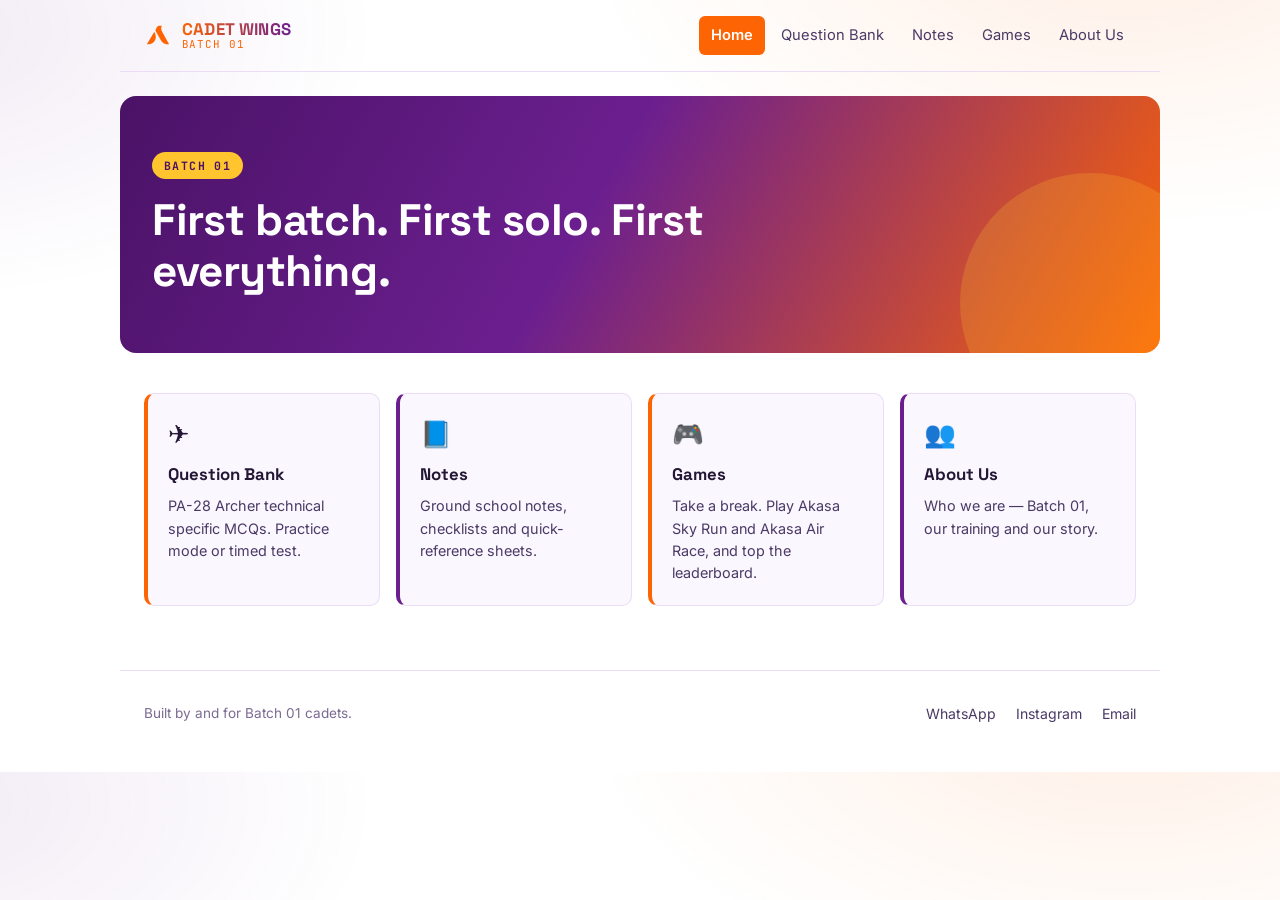
<file: index.html>
<!doctype html><html lang="en"><head><meta charset="utf-8"><meta name="viewport" content="width=device-width,initial-scale=1">
<link rel="preconnect" href="https://fonts.googleapis.com"><link rel="preconnect" href="https://fonts.gstatic.com" crossorigin>
<link href="https://fonts.googleapis.com/css2?family=Space+Grotesk:wght@500;700&family=Inter:wght@400;500;600;700&family=JetBrains+Mono:wght@400;600&display=swap" rel="stylesheet">
<link rel="stylesheet" href="css/style.css"><link rel="stylesheet" href="css/academy.css"><link rel="stylesheet" href="css/theme.css">
<link rel="icon" type="image/svg+xml" href="images/logo.svg?v=2">
<script src="site-config.js"></script><title>Batch 01</title></head>
<body>
<header data-site-header></header>

<!-- HERO: text comes from site-config.js -->
<section data-site-hero></section>

<!-- SECTION TILES: add/remove sections in site-config.js -->
<div data-site-tiles></div>

<footer data-site-footer></footer>
<script src="js/site.js"></script>
<script src="js/protection.js" defer></script>
</body></html>
</file>
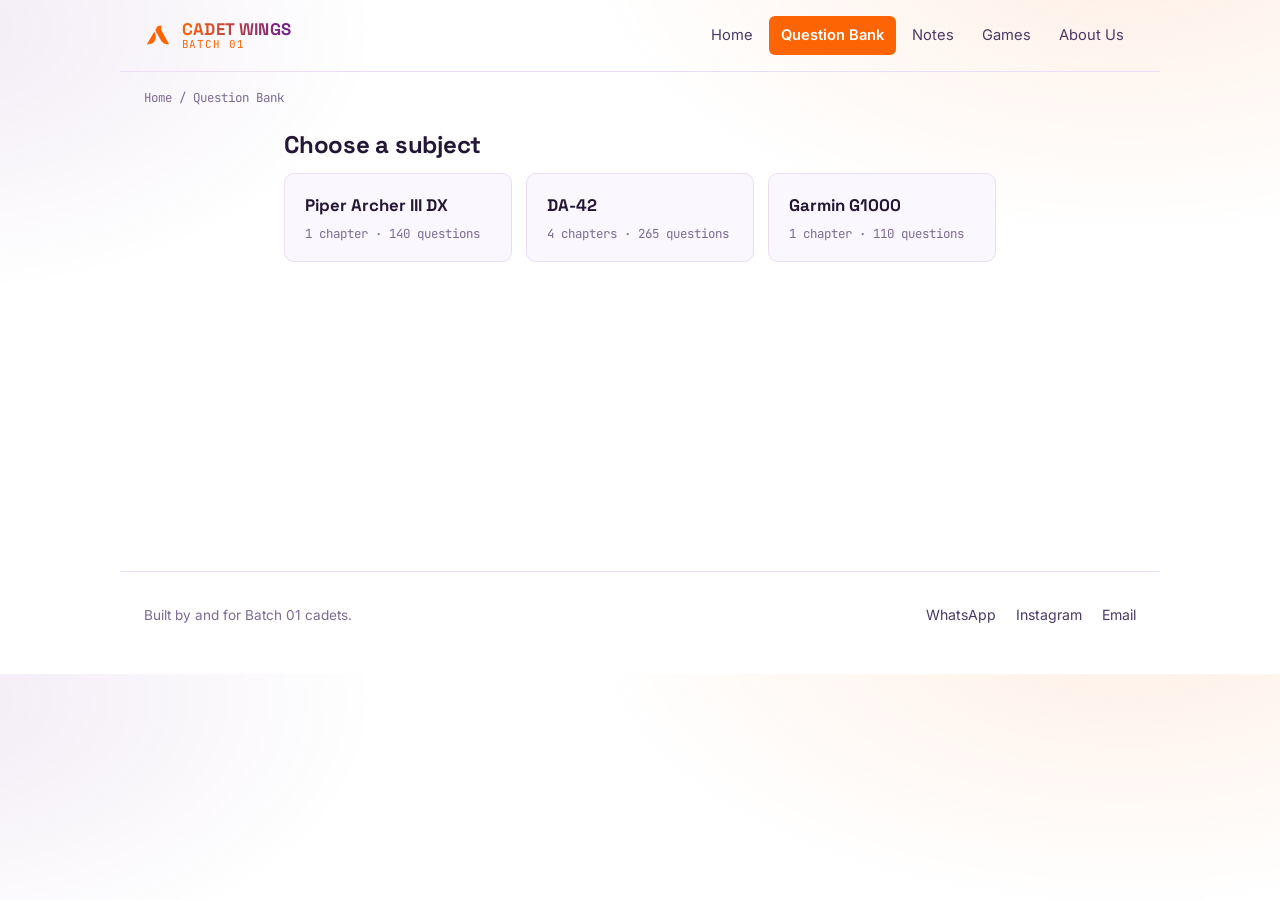
<file: bank.html>
<!doctype html><html lang="en"><head><meta charset="utf-8"><meta name="viewport" content="width=device-width,initial-scale=1">
<link rel="preconnect" href="https://fonts.googleapis.com"><link rel="preconnect" href="https://fonts.gstatic.com" crossorigin>
<link href="https://fonts.googleapis.com/css2?family=Space+Grotesk:wght@500;700&family=Inter:wght@400;500;600;700&family=JetBrains+Mono:wght@400;600&display=swap" rel="stylesheet">
<link rel="stylesheet" href="css/style.css"><link rel="stylesheet" href="css/academy.css"><link rel="stylesheet" href="css/theme.css">
<link rel="icon" href="images/logo.svg">
<script src="site-config.js"></script><title>Question Bank &middot; Batch 01</title></head>
<body>
<header data-site-header></header>
<nav class="breadcrumbs" id="breadcrumbs"></nav>
<main id="app"></main>
<footer data-site-footer></footer>

<script src="js/site.js"></script>
<script src="js/parser.js"></script>
<!-- YOUR QUESTIONS. Add more files here as you grow the bank. -->

<script src="data/pa28-archer.js"></script>
<script src="data/DA42.js"></script>
<script src="data/Garmin.js"></script>
<script src="js/app.js"></script>
<script src="js/protection.js" defer></script>
</body></html>
</file>
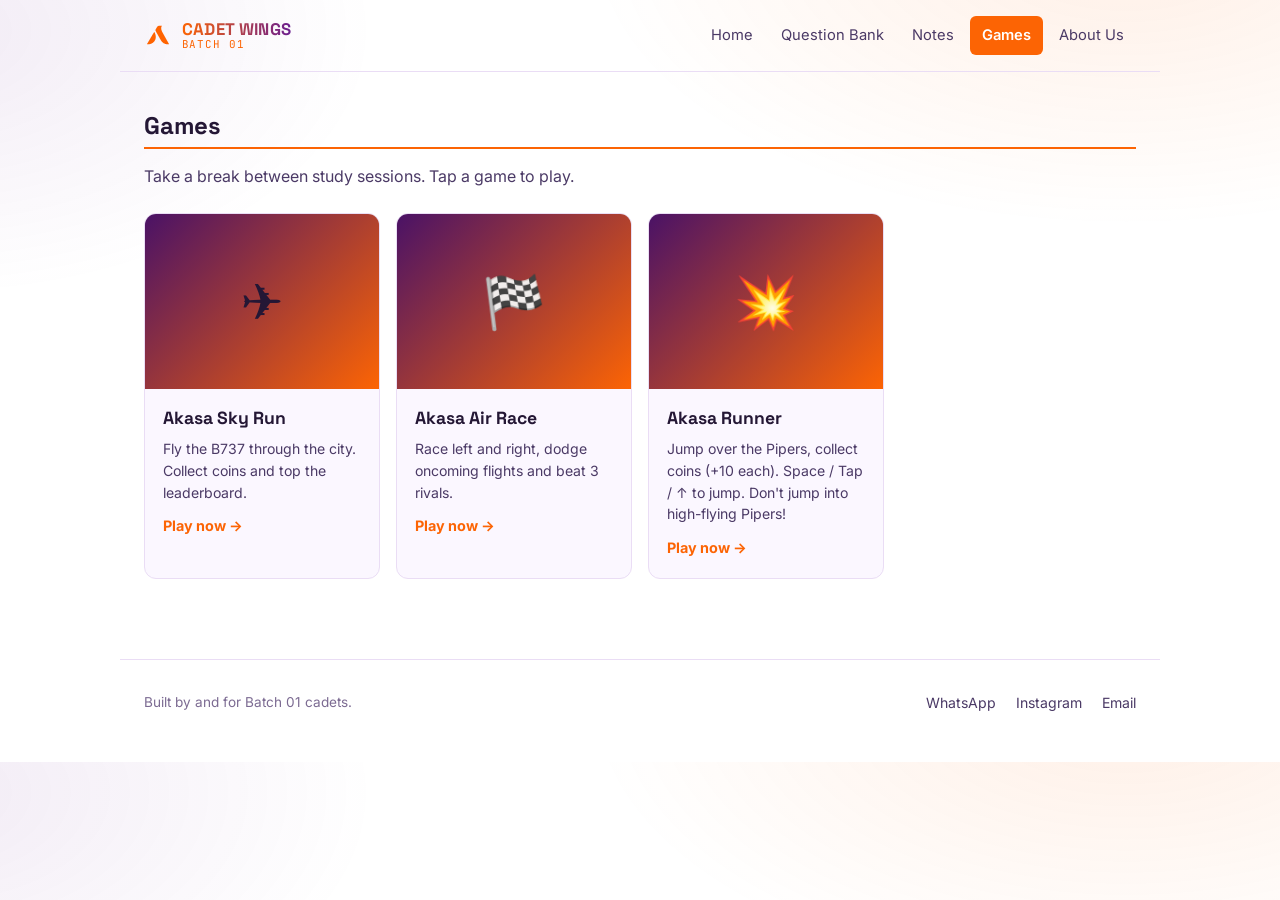
<file: games.html>
<!doctype html><html lang="en"><head><meta charset="utf-8"><meta name="viewport" content="width=device-width,initial-scale=1">
<link rel="preconnect" href="https://fonts.googleapis.com"><link rel="preconnect" href="https://fonts.gstatic.com" crossorigin>
<link href="https://fonts.googleapis.com/css2?family=Space+Grotesk:wght@500;700&family=Inter:wght@400;500;600;700&family=JetBrains+Mono:wght@400;600&display=swap" rel="stylesheet">
<link rel="stylesheet" href="css/style.css"><link rel="stylesheet" href="css/academy.css"><link rel="stylesheet" href="css/theme.css">
<link rel="icon" type="image/svg+xml" href="images/logo.svg?v=2">
<script src="site-config.js"></script><title>Games · Batch 01</title></head>
<body>
<header data-site-header></header>

<main class="page games-page">
  <h2>Games</h2>
  <p>Take a break between study sessions. Tap a game to play.</p>
  <div class="games-grid" id="games"></div>
</main>

<footer data-site-footer></footer>
<script src="data/games.js"></script>
<script src="js/games.js"></script>
<script src="js/site.js"></script>
</body></html>
</file>
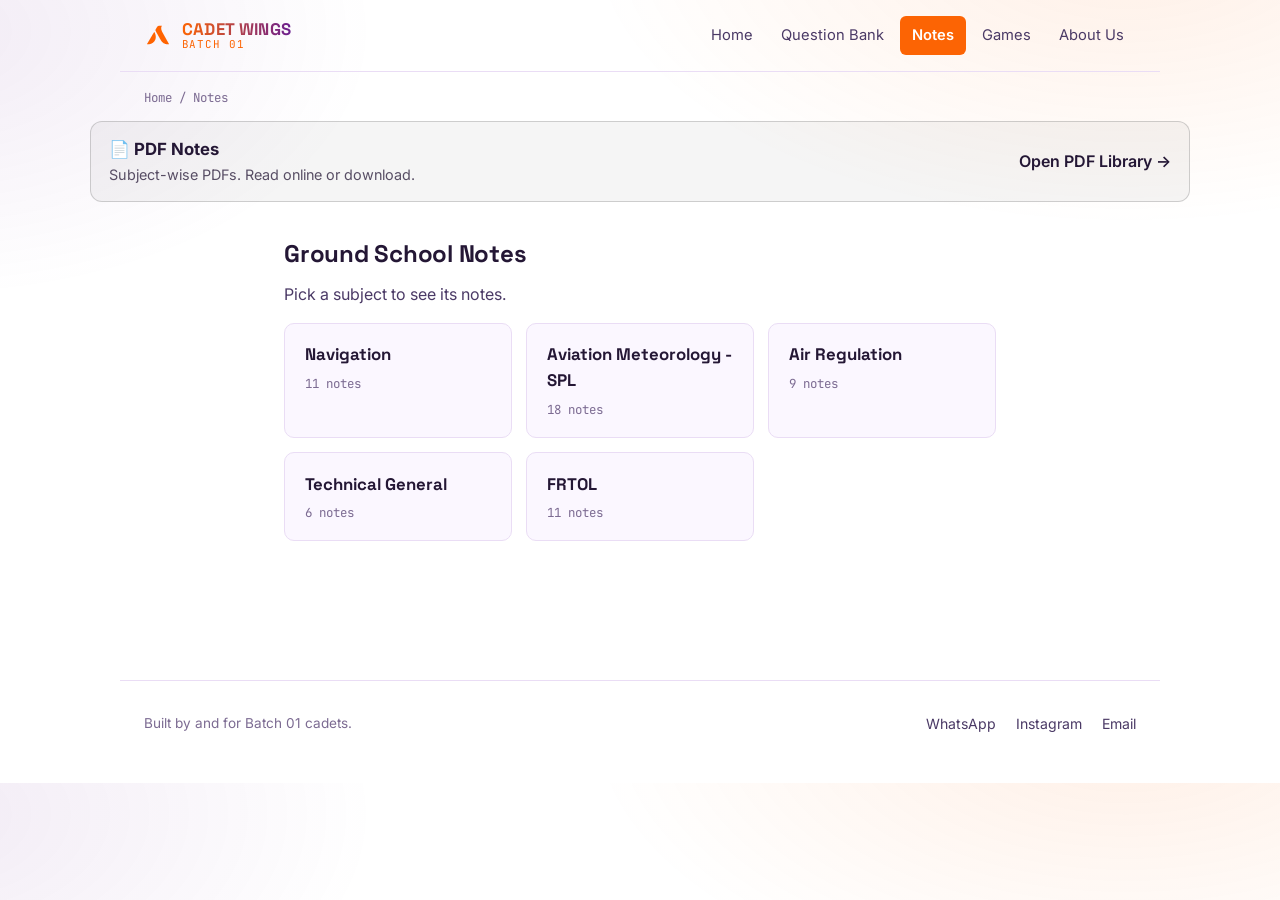
<file: notes.html>
<!doctype html><html lang="en"><head><meta charset="utf-8"><meta name="viewport" content="width=device-width,initial-scale=1">
<link rel="preconnect" href="https://fonts.googleapis.com"><link rel="preconnect" href="https://fonts.gstatic.com" crossorigin>
<link href="https://fonts.googleapis.com/css2?family=Space+Grotesk:wght@500;700&family=Inter:wght@400;500;600;700&family=JetBrains+Mono:wght@400;600&display=swap" rel="stylesheet">
<link rel="stylesheet" href="css/style.css"><link rel="stylesheet" href="css/academy.css"><link rel="stylesheet" href="css/theme.css">
<link rel="icon" href="images/logo.svg">
<script src="site-config.js"></script><title>Notes &middot; Batch 01</title>
<style>
  .pdf-banner{display:flex;align-items:center;gap:14px;flex-wrap:wrap;justify-content:space-between;
    max-width:1100px;margin:14px auto;padding:14px 18px;border:1px solid rgba(128,128,128,.35);
    border-radius:12px;background:rgba(128,128,128,.08);text-decoration:none;color:inherit}
  .pdf-banner:hover{background:rgba(128,128,128,.16)}
  .pdf-banner strong{display:block;font-size:1.05rem}
  .pdf-banner span.sub{opacity:.75;font-size:.9rem}
  .pdf-banner .go{font-weight:600;white-space:nowrap}
</style>
</head>
<body>
<header data-site-header></header>
<nav class="breadcrumbs" id="breadcrumbs"></nav>

<!-- PDF LIBRARY LINK -->
<a class="pdf-banner" href="pdfs.html">
  <div>
    <strong>📄 PDF Notes</strong>
    <span class="sub">Subject-wise PDFs. Read online or download.</span>
  </div>
  <span class="go">Open PDF Library →</span>
</a>

<main id="app"></main>
<footer data-site-footer></footer>

<script src="js/site.js"></script>
<script src="js/notes-parser.js"></script>
<!-- YOUR NOTES. Edit this one file to add subjects and notes. -->
<script src="data/notes.js"></script>
<script src="js/notes-app.js"></script>
<script src="js/protection.js" defer></script>
</body></html>
</file>
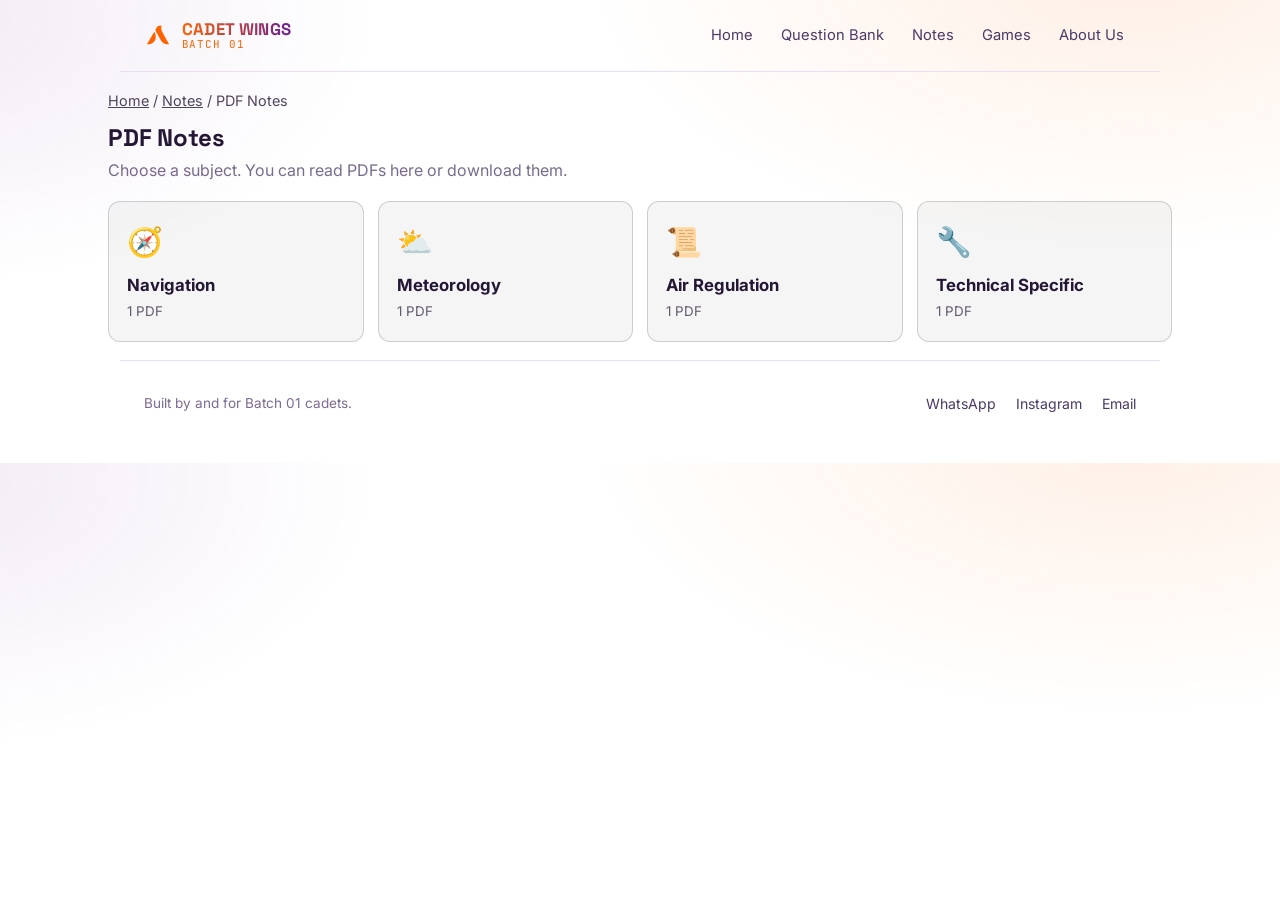
<file: pdfs.html>
<!doctype html><html lang="en"><head><meta charset="utf-8"><meta name="viewport" content="width=device-width,initial-scale=1">
<link rel="preconnect" href="https://fonts.googleapis.com"><link rel="preconnect" href="https://fonts.gstatic.com" crossorigin>
<link href="https://fonts.googleapis.com/css2?family=Space+Grotesk:wght@500;700&family=Inter:wght@400;500;600;700&family=JetBrains+Mono:wght@400;600&display=swap" rel="stylesheet">
<link rel="stylesheet" href="css/style.css"><link rel="stylesheet" href="css/academy.css"><link rel="stylesheet" href="css/theme.css">
<link rel="icon" href="images/logo.svg">
<script src="site-config.js"></script><title>PDF Notes &middot; Batch 01</title>
<style>
  .pdfx{max-width:1100px;margin:0 auto;padding:18px}
  .pdfx-crumbs{font-size:.9rem;opacity:.8;margin-bottom:12px}
  .pdfx-crumbs a{color:inherit}
  .pdfx h2{margin:0 0 6px}
  .pdfx-sub{opacity:.75;margin:0 0 18px}
  .pdfx-grid{display:grid;grid-template-columns:repeat(auto-fill,minmax(220px,1fr));gap:14px}
  .pdfx-card{display:block;text-align:left;width:100%;padding:18px;border-radius:12px;cursor:pointer;
    border:1px solid rgba(128,128,128,.35);background:rgba(128,128,128,.08);color:inherit;font:inherit}
  .pdfx-card:hover{background:rgba(128,128,128,.18)}
  .pdfx-card .ic{font-size:1.8rem;display:block;margin-bottom:8px}
  .pdfx-card strong{display:block;font-size:1.05rem}
  .pdfx-card small{opacity:.7}
  .pdfx-list{display:flex;flex-direction:column;gap:10px}
  .pdfx-row{display:flex;align-items:center;justify-content:space-between;gap:12px;flex-wrap:wrap;
    padding:14px 16px;border-radius:12px;border:1px solid rgba(128,128,128,.35);background:rgba(128,128,128,.08)}
  .pdfx-row .t{flex:1;min-width:180px}
  .pdfx-row .t strong{display:block}
  .pdfx-row .t small{opacity:.7}
  .pdfx-btns{display:flex;gap:8px;flex-wrap:wrap}
  .pdfx-btn{display:inline-block;padding:8px 14px;border-radius:8px;border:1px solid rgba(128,128,128,.5);
    background:transparent;color:inherit;text-decoration:none;font:inherit;font-weight:600;cursor:pointer}
  .pdfx-btn:hover{background:rgba(128,128,128,.2)}
  .pdfx-back{margin-bottom:14px}
  .pdfx-viewer{margin-top:18px;border:1px solid rgba(128,128,128,.35);border-radius:12px;overflow:hidden}
  .pdfx-vbar{display:flex;justify-content:space-between;align-items:center;gap:10px;flex-wrap:wrap;
    padding:10px 14px;background:rgba(128,128,128,.12)}
  .pdfx-vbar strong{flex:1;min-width:150px}
  .pdfx-viewer iframe{display:block;width:100%;height:78vh;border:0;background:#fff}
  .pdfx-note{padding:10px 14px;font-size:.85rem;opacity:.75}
  .pdfx-empty{padding:24px;border:1px dashed rgba(128,128,128,.5);border-radius:12px;opacity:.8}
</style>
</head>
<body>
<header data-site-header></header>

<div class="pdfx" id="pdfx"></div>

<footer data-site-footer></footer>

<script src="js/site.js"></script>
<!-- YOUR PDF LIST. Edit this one file to add subjects and PDFs. -->
<script src="data/pdfs.js"></script>
<script>
(function () {
  var root = document.getElementById('pdfx');
  var subjects = window.PDF_SUBJECTS || [];

  function esc(s) {
    return String(s == null ? '' : s).replace(/[&<>"']/g, function (c) {
      return { '&': '&amp;', '<': '&lt;', '>': '&gt;', '"': '&quot;', "'": '&#39;' }[c];
    });
  }
  function url(f) { return encodeURI(f); }

  function crumbs(extra) {
    return '<div class="pdfx-crumbs"><a href="index.html">Home</a> / <a href="notes.html">Notes</a> / ' +
      (extra ? '<a href="pdfs.html" data-home>PDF Notes</a> / ' + extra : 'PDF Notes') + '</div>';
  }

  function showSubjects() {
    var h = crumbs() + '<h2>PDF Notes</h2><p class="pdfx-sub">Choose a subject. You can read PDFs here or download them.</p>';
    if (!subjects.length) {
      h += '<div class="pdfx-empty">No subjects yet. Add them in <code>data/pdfs.js</code>.</div>';
    } else {
      h += '<div class="pdfx-grid">';
      subjects.forEach(function (s) {
        h += '<button class="pdfx-card" data-subject="' + esc(s.id) + '">' +
          '<span class="ic">' + esc(s.icon || '📄') + '</span>' +
          '<strong>' + esc(s.name) + '</strong>' +
          '<small>' + (s.files ? s.files.length : 0) + ' PDF' + ((s.files && s.files.length === 1) ? '' : 's') + '</small></button>';
      });
      h += '</div>';
    }
    root.innerHTML = h;
    root.querySelectorAll('[data-subject]').forEach(function (b) {
      b.onclick = function () { location.hash = 's=' + encodeURIComponent(b.getAttribute('data-subject')); };
    });
  }

  function showSubject(id) {
    var s = subjects.filter(function (x) { return x.id === id; })[0];
    if (!s) { showSubjects(); return; }
    var files = s.files || [];
    var h = crumbs(esc(s.name)) +
      '<button class="pdfx-btn pdfx-back" id="back">← All subjects</button>' +
      '<h2>' + esc(s.icon || '') + ' ' + esc(s.name) + '</h2><p class="pdfx-sub">' + files.length + ' PDF(s)</p>';
    if (!files.length) {
      h += '<div class="pdfx-empty">No PDFs in this subject yet.</div>';
    } else {
      h += '<div class="pdfx-list">';
      files.forEach(function (f, i) {
        h += '<div class="pdfx-row"><div class="t"><strong>' + esc(f.title) + '</strong>' +
          (f.desc ? '<small>' + esc(f.desc) + '</small>' : '') + '</div>' +
          '<div class="pdfx-btns">' +
          '<button class="pdfx-btn" data-read="' + i + '">📖 Read</button>' +
          '<a class="pdfx-btn" href="' + url(f.file) + '" download>⬇ Download</a>' +
          '</div></div>';
      });
      h += '</div><div id="viewer"></div>';
    }
    root.innerHTML = h;

    document.getElementById('back').onclick = function () { location.hash = ''; };
    root.querySelectorAll('a[data-home]').forEach(function (a) {
      a.onclick = function (e) { e.preventDefault(); location.hash = ''; };
    });
    root.querySelectorAll('[data-read]').forEach(function (b) {
      b.onclick = function () { openViewer(files[+b.getAttribute('data-read')]); };
    });
  }

  function openViewer(f) {
    var v = document.getElementById('viewer');
    var u = url(f.file);
    v.innerHTML =
      '<div class="pdfx-viewer">' +
        '<div class="pdfx-vbar"><strong>' + esc(f.title) + '</strong>' +
          '<div class="pdfx-btns">' +
            '<a class="pdfx-btn" href="' + u + '" target="_blank" rel="noopener">Open in new tab</a>' +
            '<a class="pdfx-btn" href="' + u + '" download>⬇ Download</a>' +
            '<button class="pdfx-btn" id="closev">✕ Close</button>' +
          '</div></div>' +
        '<iframe src="' + u + '#view=FitH" title="' + esc(f.title) + '"></iframe>' +
        '<div class="pdfx-note">If the PDF does not show on your phone, use "Open in new tab" or "Download".</div>' +
      '</div>';
    document.getElementById('closev').onclick = function () { v.innerHTML = ''; };
    v.scrollIntoView({ behavior: 'smooth', block: 'start' });
  }

  function route() {
    var m = /^#s=(.+)$/.exec(location.hash);
    if (m) showSubject(decodeURIComponent(m[1])); else showSubjects();
    window.scrollTo(0, 0);
  }
  window.addEventListener('hashchange', route);
  route();
})();
</script>
<script src="js/protection.js" defer></script>
</body></html>
</file>
<file: css/style.css>
/* ============================================================
   STYLE.CSS — base layout, typography, header/footer, hero,
   tiles, buttons, and plain content pages (about, notes).
   Question-bank–specific rules live in academy.css.
   Colours live in theme.css.
   ============================================================ */

*, *::before, *::after { box-sizing: border-box; }

html { color-scheme: light; }

body {
  margin: 0;
  background:
    radial-gradient(900px 480px at 88% -8%, rgba(252, 100, 4, 0.10) 0%, transparent 60%),
    radial-gradient(780px 460px at -6% 4%, rgba(107, 31, 143, 0.09) 0%, transparent 58%),
    var(--ink);
  color: var(--paper);
  font-family: "Inter", system-ui, -apple-system, sans-serif;
  font-size: 16px;
  line-height: 1.55;
  -webkit-font-smoothing: antialiased;
}

h1, h2, h3 {
  font-family: "Space Grotesk", "Inter", sans-serif;
  font-weight: 700;
  line-height: 1.15;
  margin: 0 0 0.6em;
  letter-spacing: -0.01em;
}

h2 { font-size: 1.5rem; }
h3 { font-size: 1.15rem; }

p { margin: 0 0 1em; color: var(--paper-dim); }

code {
  font-family: "JetBrains Mono", monospace;
  background: var(--panel);
  border: 1px solid var(--line);
  border-radius: 4px;
  padding: 0.1em 0.4em;
  font-size: 0.9em;
  color: var(--signal);
}

a { color: var(--signal); }

:focus-visible {
  outline: 2px solid var(--signal);
  outline-offset: 2px;
}

.page {
  max-width: 760px;
  margin: 0 auto;
  padding: 2.5rem 1.5rem 5rem;
}

.page h2 {
  padding-bottom: 0.5rem;
  border-bottom: 2px solid var(--signal);
}

/* ---------------- Header / topbar ---------------- */

.topbar {
  display: flex;
  align-items: center;
  gap: 1rem;
  max-width: 1040px;
  margin: 0 auto;
  padding: 1rem 1.5rem;
  border-bottom: 1px solid var(--line);
}

.topbar__brand {
  display: flex;
  align-items: center;
  gap: 0.6rem;
  text-decoration: none;
  margin-right: auto;
}

.topbar__logo { display: block; }

.topbar__brandtext { display: flex; flex-direction: column; line-height: 1.1; }

.topbar__name {
  font-family: "Space Grotesk", sans-serif;
  font-weight: 700;
  font-size: 1.05rem;
  letter-spacing: 0.02em;
  background: linear-gradient(90deg, var(--signal), var(--accent2));
  -webkit-background-clip: text;
  background-clip: text;
  color: transparent;
}

.topbar__line {
  font-family: "JetBrains Mono", monospace;
  font-size: 0.68rem;
  color: var(--signal);
  letter-spacing: 0.08em;
}

.topbar__nav {
  display: flex;
  gap: 0.25rem;
}

.topbar__link {
  color: var(--paper-dim);
  text-decoration: none;
  font-size: 0.92rem;
  padding: 0.5rem 0.75rem;
  border-radius: 6px;
  transition: background-color 120ms ease, color 120ms ease;
}

.topbar__link:hover { color: var(--paper); background: var(--panel); }

.topbar__link.is-active {
  color: var(--ink);
  background: var(--signal);
  font-weight: 600;
}

.topbar__toggle {
  display: none;
  flex-direction: column;
  justify-content: center;
  gap: 4px;
  width: 32px;
  height: 32px;
  background: none;
  border: 1px solid var(--line);
  border-radius: 6px;
  cursor: pointer;
}

.topbar__toggle span {
  display: block;
  height: 2px;
  margin: 0 6px;
  background: var(--paper);
}

@media (max-width: 640px) {
  .topbar__toggle { display: flex; }
  .topbar__nav {
    position: absolute;
    top: 64px;
    left: 0;
    right: 0;
    flex-direction: column;
    background: var(--panel);
    border-bottom: 1px solid var(--line);
    padding: 0.5rem;
    display: none;
  }
  .topbar__nav.is-open { display: flex; }
  .topbar { position: relative; }
}

/* ---------------- Breadcrumbs ---------------- */

.breadcrumbs {
  max-width: 1040px;
  margin: 0 auto;
  padding: 1rem 1.5rem 0;
  font-family: "JetBrains Mono", monospace;
  font-size: 0.78rem;
  color: var(--muted);
}

.breadcrumbs a { color: var(--muted); text-decoration: none; }
.breadcrumbs a:hover { color: var(--signal); }

/* ---------------- Hero (index.html) ---------------- */

.hero {
  position: relative;
  overflow: hidden;
  max-width: 1040px;
  margin: 1.5rem auto 0;
  padding: 3.5rem 2rem;
  border-radius: 16px;
  background: linear-gradient(120deg, var(--accent2-deep) 0%, var(--accent2) 45%, var(--signal) 100%);
}

.hero::after {
  content: "";
  position: absolute;
  right: -60px;
  bottom: -80px;
  width: 260px;
  height: 260px;
  border-radius: 50%;
  background: var(--highlight);
  opacity: 0.22;
}

.hero__kicker {
  position: relative;
  display: inline-block;
  font-family: "JetBrains Mono", monospace;
  font-size: 0.72rem;
  font-weight: 700;
  letter-spacing: 0.12em;
  color: var(--accent2-deep);
  background: var(--highlight);
  padding: 0.3rem 0.75rem;
  border-radius: 999px;
  margin: 0 0 1rem;
}

.hero__title {
  position: relative;
  font-size: clamp(1.9rem, 4vw, 2.75rem);
  max-width: 20ch;
  margin: 0;
  color: #FFFFFF;
}

/* ---------------- Tiles (index.html) ---------------- */

.tiles {
  max-width: 1040px;
  margin: 0 auto;
  padding: 2.5rem 1.5rem 4rem;
  display: grid;
  grid-template-columns: repeat(auto-fit, minmax(220px, 1fr));
  gap: 1rem;
}

.tile {
  display: flex;
  flex-direction: column;
  gap: 0.5rem;
  padding: 1.25rem;
  background: var(--panel);
  border: 1px solid var(--line);
  border-left: 4px solid var(--signal);
  border-radius: 10px;
  text-decoration: none;
  color: var(--paper);
  transition: border-color 150ms ease, transform 150ms ease, box-shadow 150ms ease;
}

.tile:nth-child(even) { border-left-color: var(--accent2); }

.tile:hover {
  transform: translateY(-2px);
  box-shadow: 0 10px 26px rgba(107, 31, 143, 0.12);
}

.tile__icon { font-size: 1.6rem; }

.tile__label {
  font-family: "Space Grotesk", sans-serif;
  font-weight: 700;
  font-size: 1.05rem;
}

.tile__blurb { color: var(--paper-dim); font-size: 0.9rem; }

/* ---------------- Footer ---------------- */

.footer {
  max-width: 1040px;
  margin: 0 auto;
  padding: 2rem 1.5rem 3rem;
  border-top: 1px solid var(--line);
  display: flex;
  flex-wrap: wrap;
  gap: 1rem;
  justify-content: space-between;
  align-items: center;
}

.footer__note {
  margin: 0;
  color: var(--muted);
  font-size: 0.85rem;
}

.footer__links { display: flex; gap: 1.25rem; }
.footer__links a { color: var(--paper-dim); text-decoration: none; font-size: 0.88rem; }
.footer__links a:hover { color: var(--signal); }

/* ---------------- Plain content pages (about, notes) ---------------- */

.block {
  padding: 1.25rem 1.5rem;
  margin: 0 0 1.5rem;
  background: var(--panel);
  border: 1px solid var(--line);
  border-radius: 10px;
}

.block ul { margin: 0; padding-left: 1.2rem; color: var(--paper-dim); }
.block li { margin-bottom: 0.35em; }
.block h3 { color: var(--paper); }

/* ---------------- Buttons (shared) ---------------- */

.btn {
  font: inherit;
  font-family: "Inter", sans-serif;
  font-weight: 600;
  font-size: 0.92rem;
  color: var(--paper);
  background: var(--panel);
  border: 1px solid var(--line);
  border-radius: 8px;
  padding: 0.65rem 1.1rem;
  cursor: pointer;
  transition: border-color 120ms ease, background-color 120ms ease;
}

.btn:hover { border-color: var(--signal); }

.btn--primary {
  background: var(--signal);
  border-color: var(--signal);
  color: #FFFFFF;
}

.btn--primary:hover { filter: brightness(1.08); }

.btn:disabled { opacity: 0.45; cursor: not-allowed; }

.link-back {
  font: inherit;
  font-size: 0.85rem;
  color: var(--muted);
  background: none;
  border: none;
  cursor: pointer;
  padding: 0 0 1rem;
  display: inline-block;
}

.link-back:hover { color: var(--signal); }

/* Blur used by protection.js on tab-switch / screenshot attempts */
html.is-blurred body {
  filter: blur(14px);
  transition: filter 100ms ease;
}
/* ---------------- Games page ---------------- */

.games-page { max-width: 1040px; }

.games-grid {
  display: grid;
  grid-template-columns: repeat(auto-fill, minmax(220px, 1fr));
  gap: 1rem;
  margin-top: 1.5rem;
}

.game-card {
  display: flex;
  flex-direction: column;
  background: var(--panel);
  border: 1px solid var(--line);
  border-radius: 12px;
  overflow: hidden;
  text-decoration: none;
  color: var(--paper);
  transition: transform 150ms ease, box-shadow 150ms ease, border-color 150ms ease;
}

.game-card:hover {
  transform: translateY(-3px);
  border-color: var(--signal);
  box-shadow: 0 12px 28px rgba(107, 31, 143, 0.15);
}

.game-card__art {
  aspect-ratio: 4 / 3;
  display: flex;
  align-items: center;
  justify-content: center;
  background: linear-gradient(135deg, var(--accent2-deep), var(--signal));
  font-size: 3.2rem;
  overflow: hidden;
}

.game-card__art img { width: 100%; height: 100%; object-fit: cover; display: block; }

.game-card__body {
  padding: 1rem 1.1rem 1.15rem;
  display: flex;
  flex-direction: column;
  gap: 0.35rem;
}

.game-card__name { font-family: "Space Grotesk", sans-serif; font-weight: 700; font-size: 1.1rem; }
.game-card__blurb { color: var(--paper-dim); font-size: 0.88rem; }
.game-card__play { margin-top: 0.4rem; font-weight: 700; color: var(--signal); font-size: 0.9rem; }
</file>
<file: css/academy.css>
/* ============================================================
   ACADEMY.CSS — everything specific to bank.html's app:
   subject cards, chapter rows, mode picker, the question card,
   options, progress bar, timer, results and review.
   ============================================================ */

#app {
  max-width: 760px;
  margin: 0 auto;
  padding: 1.5rem 1.5rem 5rem;
}

.panel { min-height: 40vh; }

.empty-state { text-align: center; padding-top: 3rem; }

/* ---------------- Subject grid ---------------- */

.subject-grid {
  display: grid;
  grid-template-columns: repeat(auto-fit, minmax(220px, 1fr));
  gap: 0.9rem;
}

.subject-card {
  text-align: left;
  font: inherit;
  color: var(--paper);
  background: var(--panel);
  border: 1px solid var(--line);
  border-radius: 10px;
  padding: 1.1rem 1.25rem;
  cursor: pointer;
  display: flex;
  flex-direction: column;
  gap: 0.4rem;
  transition: border-color 120ms ease;
}

.subject-card:hover { border-color: var(--signal); }

.subject-card__label {
  font-family: "Space Grotesk", sans-serif;
  font-weight: 700;
  font-size: 1.05rem;
}

.subject-card__meta {
  font-family: "JetBrains Mono", monospace;
  font-size: 0.78rem;
  color: var(--muted);
}

/* ---------------- Chapter list ---------------- */

.chapter-list { display: flex; flex-direction: column; gap: 0.6rem; }

.chapter-row {
  display: flex;
  justify-content: space-between;
  align-items: center;
  gap: 1rem;
  text-align: left;
  font: inherit;
  color: var(--paper);
  background: var(--panel);
  border: 1px solid var(--line);
  border-radius: 10px;
  padding: 0.9rem 1.1rem;
  cursor: pointer;
  transition: border-color 120ms ease;
}

.chapter-row:hover { border-color: var(--signal); }

.chapter-row__label { font-weight: 600; }

.chapter-row__meta {
  font-family: "JetBrains Mono", monospace;
  font-size: 0.76rem;
  color: var(--muted);
  white-space: nowrap;
}

.flag { color: var(--signal); }

/* ---------------- Mode picker ---------------- */

.mode-picker__summary { font-family: "JetBrains Mono", monospace; font-size: 0.85rem; }

.mode-grid {
  display: grid;
  grid-template-columns: repeat(auto-fit, minmax(220px, 1fr));
  gap: 1rem;
  margin-top: 1.5rem;
}

.mode-card {
  text-align: left;
  font: inherit;
  color: var(--paper);
  background: var(--panel);
  border: 1px solid var(--line);
  border-top: 3px solid var(--signal);
  border-radius: 10px;
  padding: 1.25rem;
  cursor: pointer;
  display: flex;
  flex-direction: column;
  gap: 0.5rem;
  transition: border-color 120ms ease, transform 120ms ease, box-shadow 120ms ease;
}

.mode-card:nth-child(even) { border-top-color: var(--accent2); }

.mode-card:hover {
  transform: translateY(-2px);
  box-shadow: 0 10px 24px rgba(107, 31, 143, 0.1);
}

.mode-card__title {
  font-family: "Space Grotesk", sans-serif;
  font-weight: 700;
  font-size: 1.1rem;
}

.mode-card__desc { color: var(--paper-dim); font-size: 0.9rem; }

/* ---------------- Progress + quiz meta ---------------- */

.progress {
  height: 6px;
  background: var(--panel);
  border: 1px solid var(--line);
  border-radius: 999px;
  overflow: hidden;
  margin-bottom: 0.9rem;
}

.progress__bar {
  height: 100%;
  background: var(--signal);
  transition: width 200ms ease;
}

.quiz__meta {
  font-family: "JetBrains Mono", monospace;
  font-size: 0.8rem;
  color: var(--muted);
  margin-bottom: 1.25rem;
}

/* ---------------- Question card ---------------- */

.question {
  background: var(--panel);
  border: 1px solid var(--line);
  border-radius: 12px;
  padding: 1.5rem;
}

.question__stem {
  font-family: "Space Grotesk", sans-serif;
  font-size: 1.15rem;
  font-weight: 600;
  color: var(--paper);
  margin-bottom: 1.1rem;
}

.question__image {
  max-width: 100%;
  border-radius: 8px;
  border: 1px solid var(--line);
  margin-bottom: 1.1rem;
  display: block;
}

.options {
  display: flex;
  flex-direction: column;
  gap: 0.55rem;
}

.option {
  display: flex;
  align-items: center;
  gap: 0.75rem;
  text-align: left;
  font: inherit;
  color: var(--paper);
  background: var(--ink);
  border: 1px solid var(--line);
  border-radius: 9px;
  padding: 0.7rem 0.9rem;
  cursor: pointer;
  transition: border-color 120ms ease, background-color 120ms ease;
}

.option:hover:not(:disabled) { border-color: var(--signal); }

.option__letter {
  font-family: "JetBrains Mono", monospace;
  font-weight: 700;
  font-size: 0.8rem;
  color: var(--muted);
  width: 1.5rem;
  height: 1.5rem;
  border-radius: 50%;
  border: 1px solid var(--line);
  display: flex;
  align-items: center;
  justify-content: center;
  flex-shrink: 0;
}

.option.is-picked { border-color: var(--signal); }
.option.is-picked .option__letter { border-color: var(--signal); color: var(--signal); }

.option:disabled { cursor: default; }

.option.is-correct {
  border-color: var(--ok);
  background: rgba(76, 175, 109, 0.12);
}
.option.is-correct .option__letter { border-color: var(--ok); color: var(--ok); }

.option.is-chosen {
  border-color: var(--danger);
  background: rgba(226, 87, 76, 0.12);
}
.option.is-chosen .option__letter { border-color: var(--danger); color: var(--danger); }

/* ---------------- Feedback (practice mode) ---------------- */

.feedback { margin-top: 1.1rem; padding-top: 1.1rem; border-top: 1px solid var(--line); }
.feedback[hidden] { display: none; }

.feedback__verdict { font-weight: 700; margin-bottom: 0.4em; }
.feedback__verdict.is-right { color: var(--ok); }
.feedback__verdict.is-wrong { color: var(--danger); }

.feedback__explanation { color: var(--paper-dim); font-size: 0.92rem; margin: 0; }

.feedback__flag { color: var(--signal); font-size: 0.9rem; margin: 0; }

/* ---------------- Controls ---------------- */

.quiz__controls {
  display: flex;
  justify-content: flex-end;
  gap: 0.75rem;
  margin-top: 1.5rem;
}

.quiz__controls--split { justify-content: space-between; }

/* ---------------- Results + review ---------------- */

.results__score {
  font-family: "Space Grotesk", sans-serif;
  font-size: 2.5rem;
  font-weight: 700;
  color: var(--paper);
  margin: 0 0 0.75rem;
}

.results__pct { font-size: 1.1rem; color: var(--muted); font-weight: 500; }

.review {
  margin-top: 2rem;
  display: flex;
  flex-direction: column;
  gap: 0.75rem;
}

.review-row {
  border: 1px solid var(--line);
  border-left-width: 3px;
  border-radius: 8px;
  padding: 0.9rem 1.1rem;
  background: var(--panel);
}

.review-row--right { border-left-color: var(--ok); }
.review-row--wrong { border-left-color: var(--danger); }
.review-row--ungraded { border-left-color: var(--signal); }

.review-row__stem { color: var(--paper); font-weight: 600; margin-bottom: 0.3em; }
.review-row__answer { font-family: "JetBrains Mono", monospace; font-size: 0.8rem; margin-bottom: 0.3em; }
.review-row__explanation { font-size: 0.88rem; margin: 0; }

/* ---------------- Session setup (mode / count / shuffle / timer) ---------------- */

.setup-grid {
  display: grid;
  grid-template-columns: repeat(auto-fit, minmax(240px, 1fr));
  gap: 1rem;
  margin: 1.5rem 0;
}

.setup-panel {
  background: var(--panel);
  border: 1px solid var(--line);
  border-radius: 12px;
  padding: 1.25rem;
}

.setup-panel__title {
  display: flex;
  align-items: center;
  gap: 0.55rem;
  font-family: "Space Grotesk", sans-serif;
  font-size: 1rem;
  margin: 0 0 1rem;
}

.setup-panel__title .dot {
  width: 8px;
  height: 8px;
  border-radius: 50%;
  background: var(--signal);
  flex-shrink: 0;
}

.setup-panel:nth-child(even) .setup-panel__title .dot { background: var(--accent2); }

.setup-label {
  display: block;
  font-size: 0.82rem;
  color: var(--muted);
  margin: 1.1rem 0 0.5rem;
}

/* Segmented tabs (Mode: Practice/Test, Timer: Off/Total/Per question) */

.segmented {
  display: flex;
  border: 1px solid var(--line);
  border-radius: 9px;
  overflow: hidden;
}

.segmented__btn {
  flex: 1;
  font: inherit;
  font-weight: 600;
  font-size: 0.88rem;
  color: var(--paper-dim);
  background: var(--ink);
  border: none;
  border-right: 1px solid var(--line);
  padding: 0.55rem 0.5rem;
  cursor: pointer;
  transition: background-color 120ms ease, color 120ms ease;
}

.segmented__btn:last-child { border-right: none; }

.segmented__btn:hover:not(:disabled):not(.is-active) { background: var(--panel); }

.segmented__btn.is-active {
  background: var(--signal);
  color: #FFFFFF;
}

.segmented.is-disabled .segmented__btn { cursor: not-allowed; opacity: 0.5; }
.segmented__btn:disabled { cursor: not-allowed; }

/* Stepper (number of questions / timer minutes / timer seconds) */

.stepper {
  display: flex;
  align-items: center;
  gap: 0.75rem;
}

.stepper__btn {
  width: 32px;
  height: 32px;
  border-radius: 50%;
  border: 1px solid var(--line);
  background: var(--ink);
  color: var(--paper);
  font-size: 1.1rem;
  line-height: 1;
  cursor: pointer;
  transition: border-color 120ms ease;
}

.stepper__btn:hover { border-color: var(--signal); }

.stepper__value {
  flex: 1;
  text-align: center;
  font-family: "JetBrains Mono", monospace;
  font-weight: 700;
  font-size: 1.05rem;
  color: var(--paper);
}

/* Toggle rows (Shuffle questions / Shuffle options) */

.toggle-row {
  display: flex;
  align-items: center;
  justify-content: space-between;
  gap: 1rem;
  margin-top: 1.1rem;
}

.toggle-row__label { font-weight: 600; font-size: 0.92rem; color: var(--paper); }
.toggle-row__desc { font-size: 0.78rem; color: var(--muted); }

.toggle {
  position: relative;
  flex-shrink: 0;
  width: 42px;
  height: 24px;
  border-radius: 999px;
  border: none;
  background: var(--line);
  cursor: pointer;
  padding: 0;
  transition: background-color 150ms ease;
}

.toggle.is-on { background: var(--signal); }

.toggle__knob {
  position: absolute;
  top: 3px;
  left: 3px;
  width: 18px;
  height: 18px;
  border-radius: 50%;
  background: #FFFFFF;
  box-shadow: 0 1px 3px rgba(36, 23, 53, 0.35);
  transition: transform 150ms ease;
}

.toggle.is-on .toggle__knob { transform: translateX(18px); }

/* Note box (shown when Timer is off / locked) */

.setup-note {
  margin-top: 0.85rem;
  padding: 0.75rem 0.9rem;
  border: 1px dashed var(--line);
  border-radius: 9px;
  font-size: 0.82rem;
  color: var(--muted);
  line-height: 1.5;
}
</file>
<file: css/theme.css>
/* ============================================================
   THEME.CSS
   ------------------------------------------------------------
   "Akasa" palette — Sunrise Orange + Passionate Purple on white,
   the colour language of India's Akasa Air (orange + purple,
   light background, warm and youthful rather than a cockpit-at-
   -night look). Change the six hex codes below to re-colour the
   whole site — style.css and academy.css only ever reference
   these variables, they never hard-code a colour.
   ============================================================ */
:root {
  --ink:      #FFFFFF;   /* page background */
  --panel:    #FBF7FF;   /* card / header / footer surfaces */
  --line:     #EADDF5;   /* borders, dividers, bezels */
  --paper:    #241735;   /* primary text */
  --signal:   #FC6404;   /* Sunrise Orange — primary accent, links, focus */
  --ok:       #17935F;   /* green — correct answers, success states */
}

:root {
  --accent2:       #6B1F8F;  /* Passionate Purple — secondary accent */
  --accent2-deep:  #4A1266;  /* purple, darker, for gradients/hover */
  --highlight:     #FFC42E;  /* rising-sun yellow — small highlights only */
  --danger:  #D53434;
  --muted:   #7C6B92;
  --paper-dim: #4B3A66;
}
</file>
